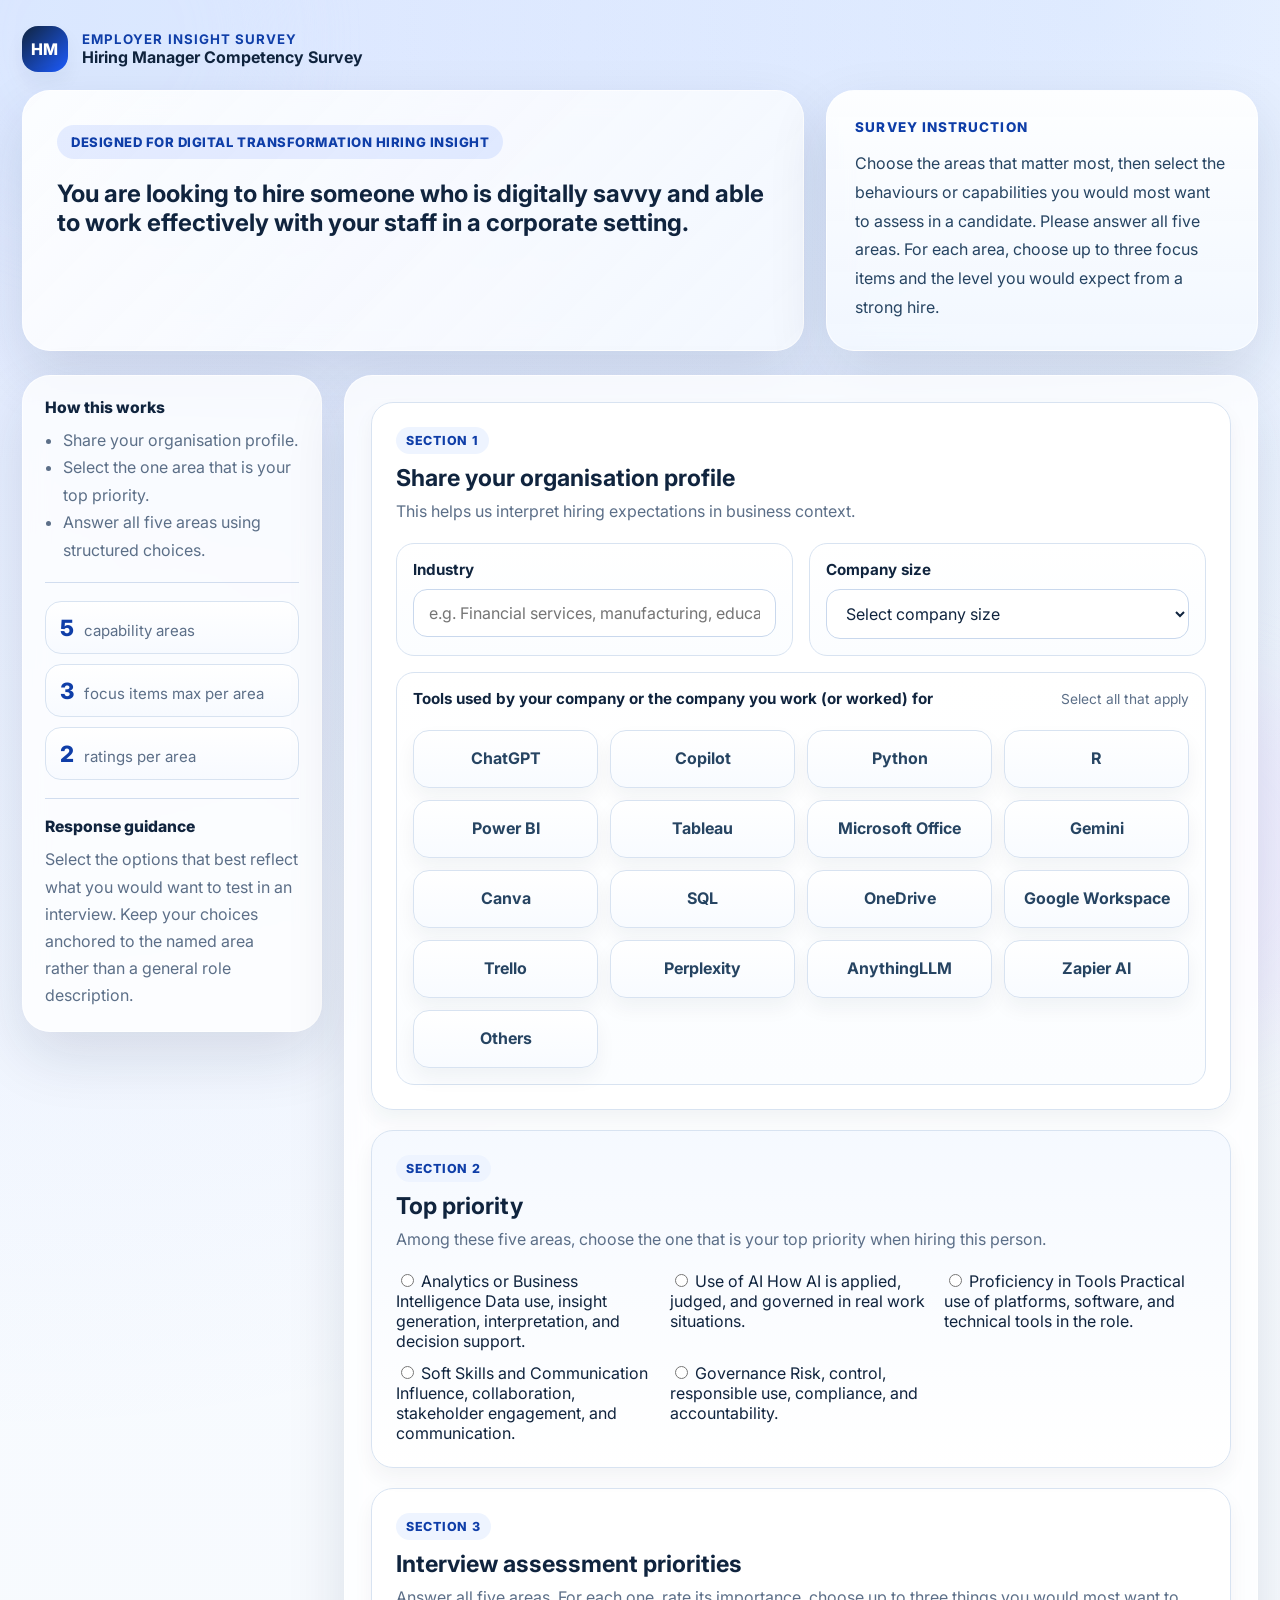
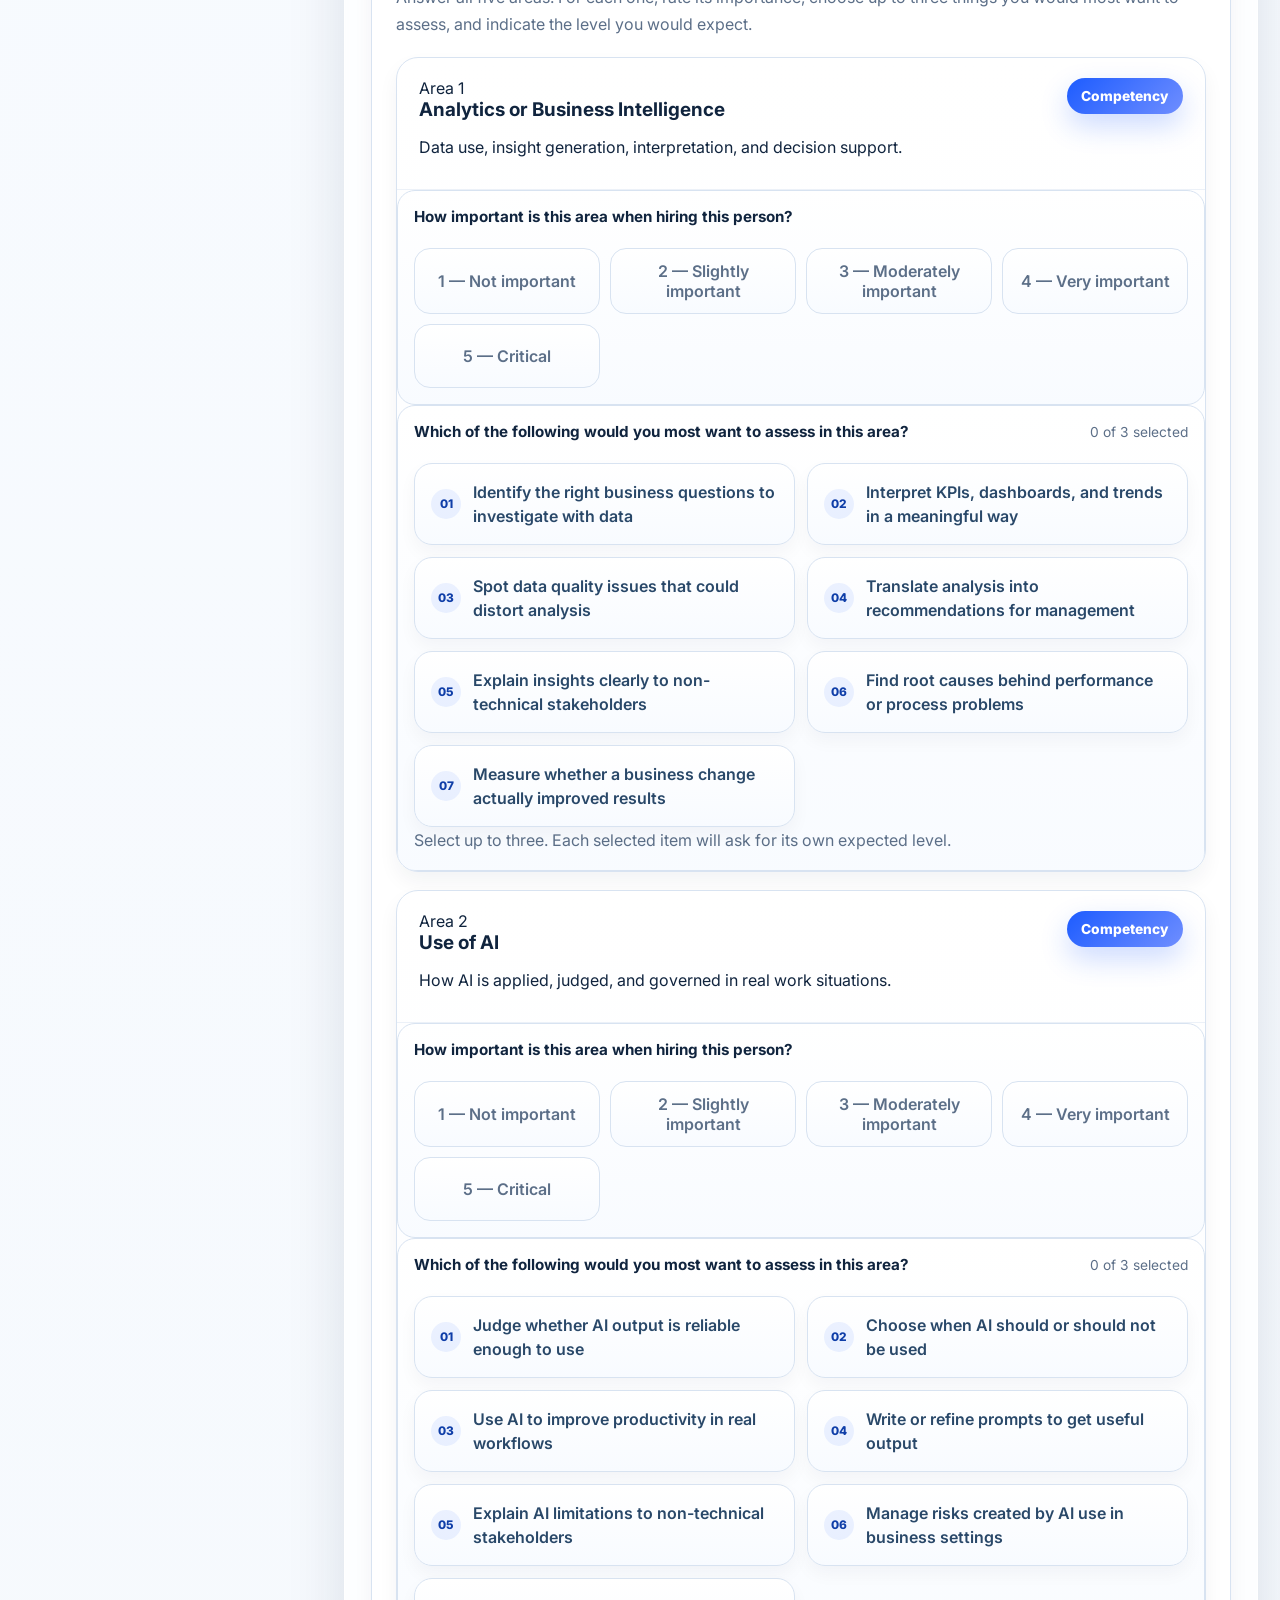
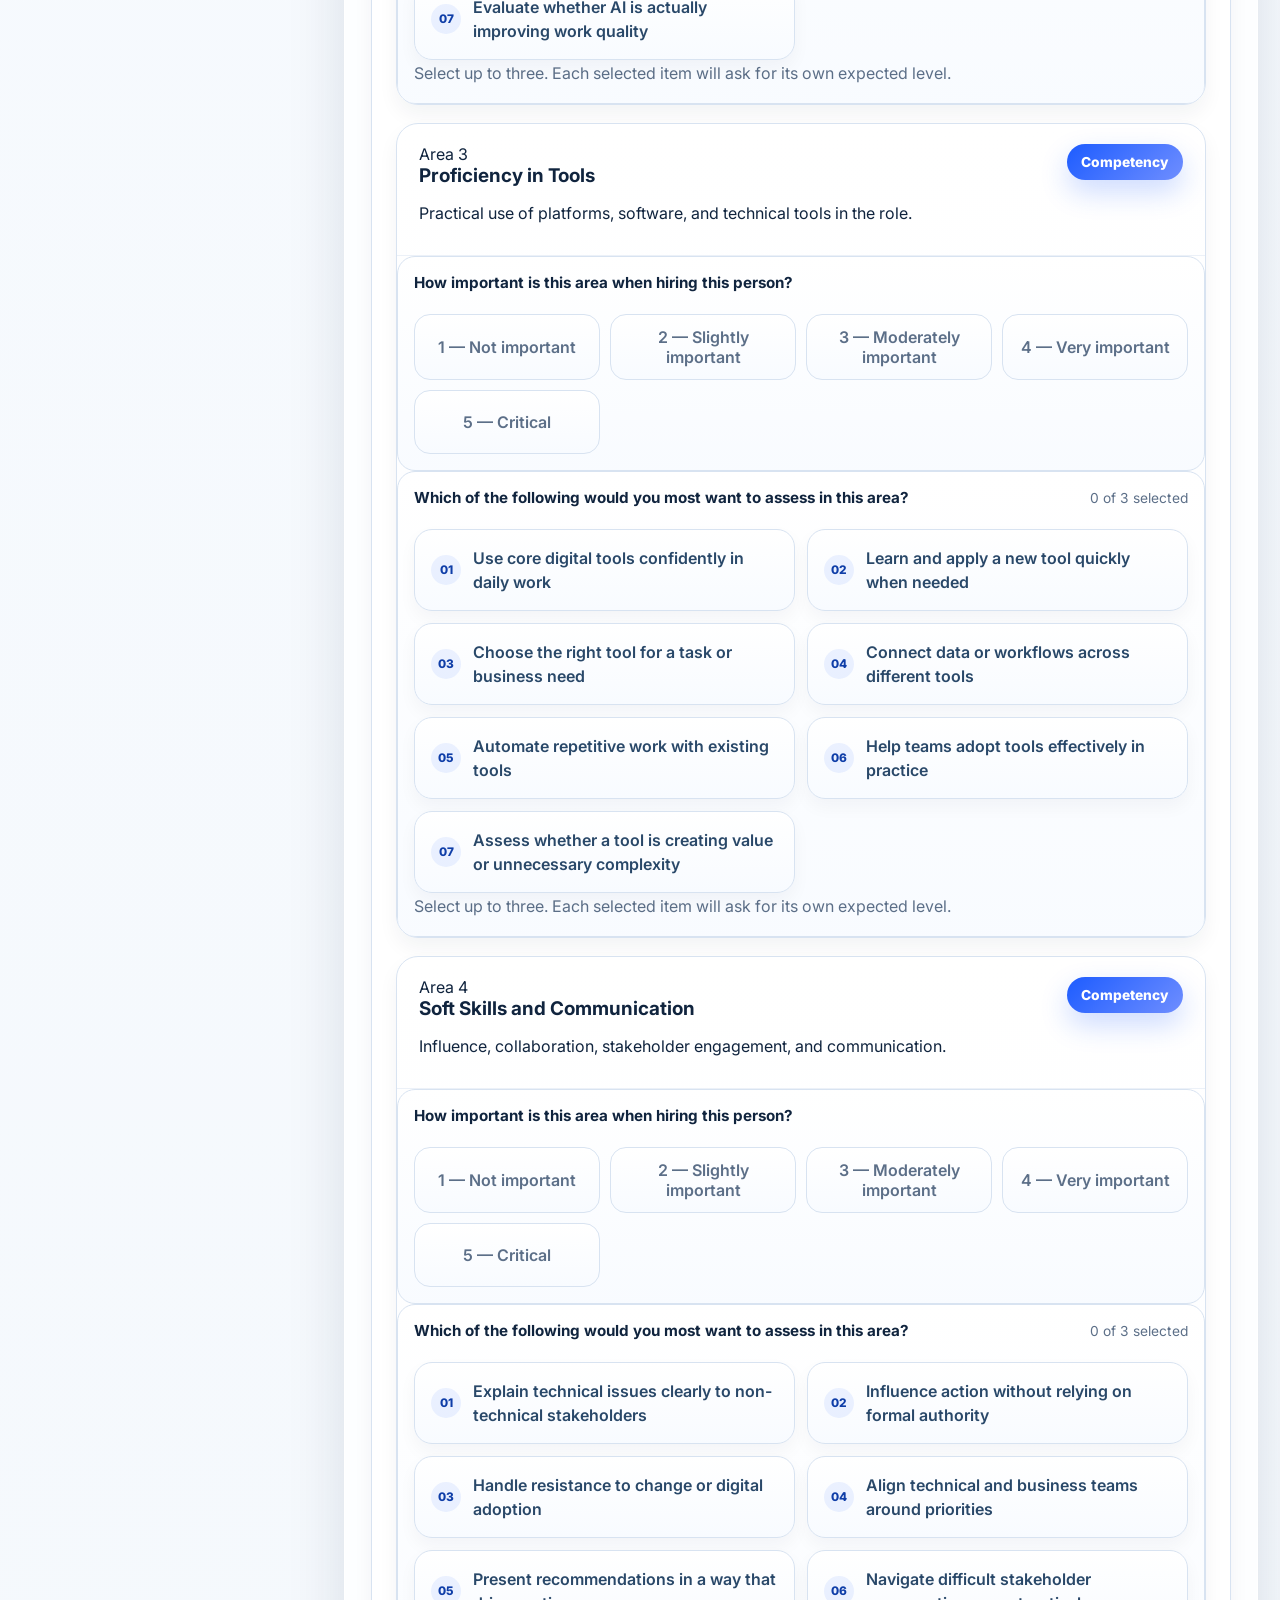
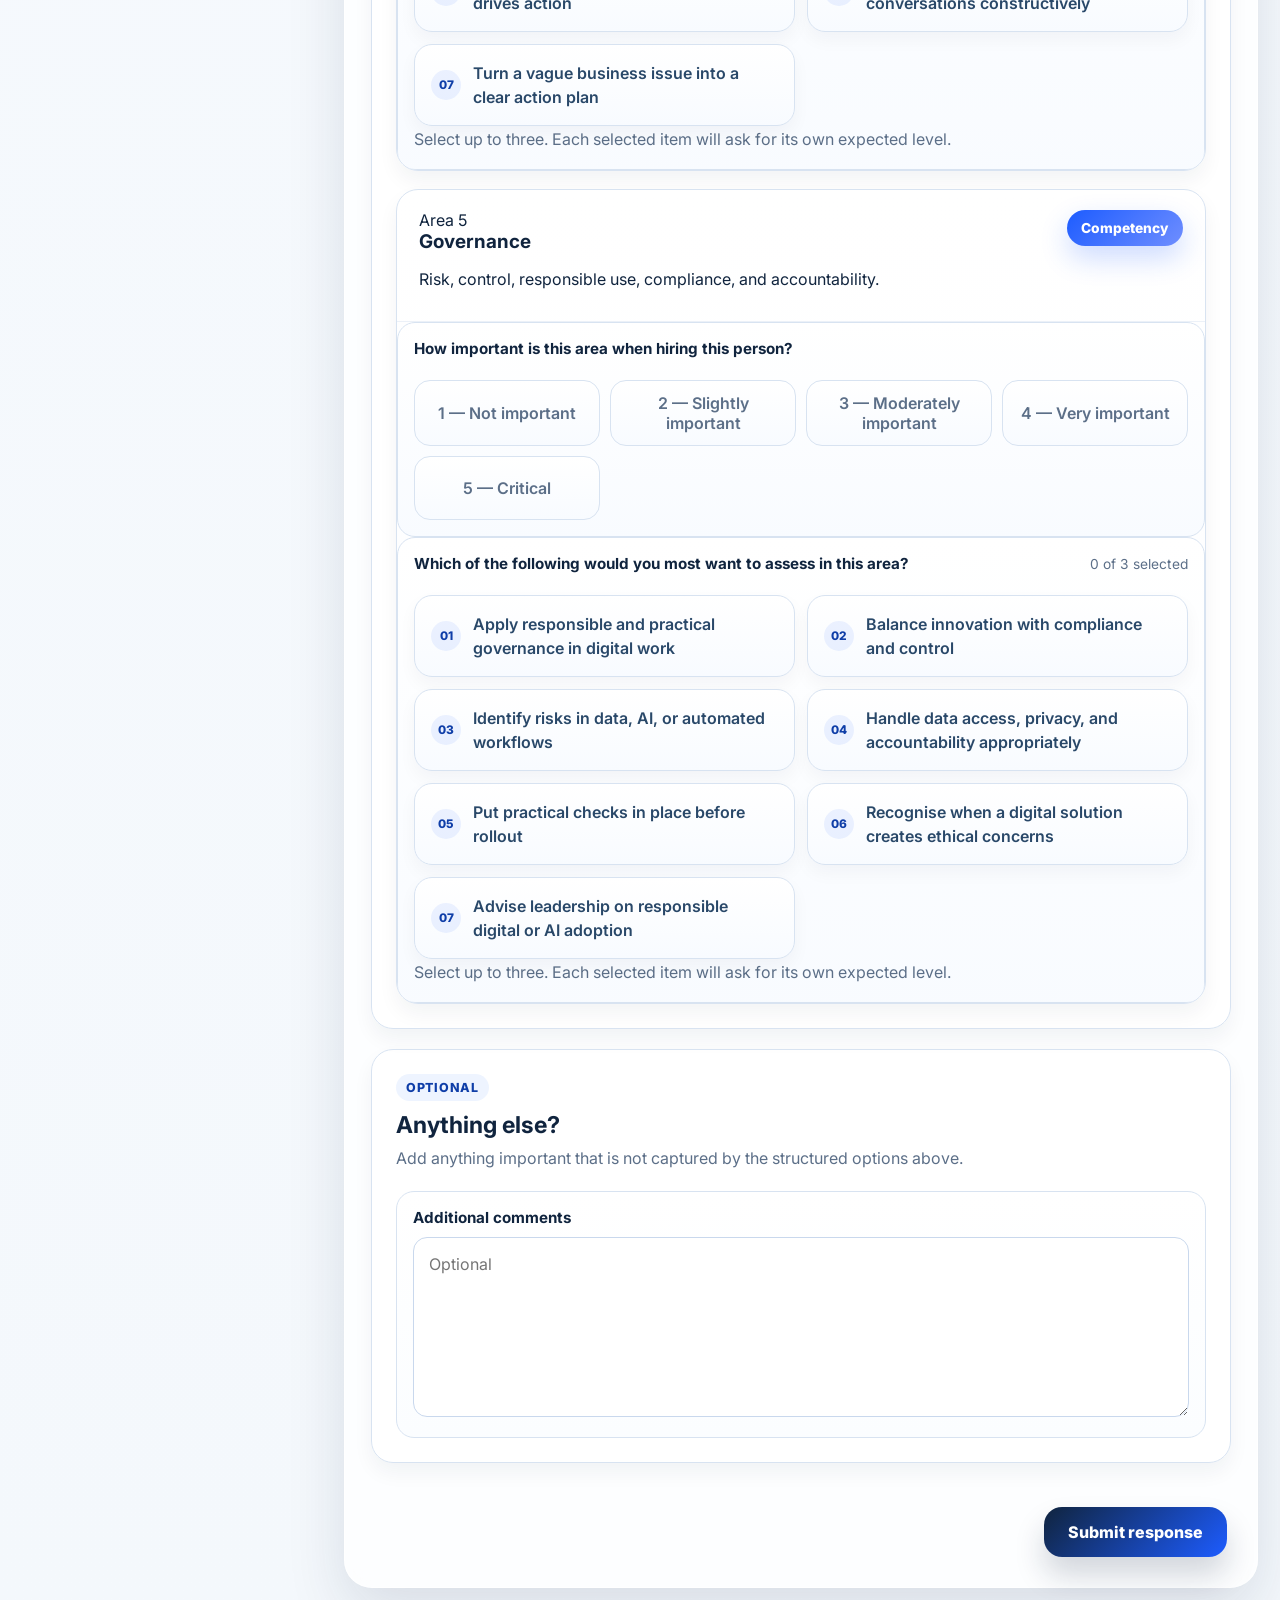
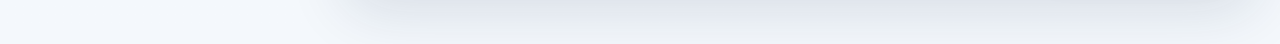
<file: frontend/index.html>
<!DOCTYPE html>
<html lang="en">
<head>
  <meta charset="UTF-8" />
  <meta name="viewport" content="width=device-width, initial-scale=1.0" />
  <title>Hiring Manager Competency Survey</title>
  <link rel="preconnect" href="https://fonts.googleapis.com">
  <link rel="preconnect" href="https://fonts.gstatic.com" crossorigin>
  <link href="https://fonts.googleapis.com/css2?family=Inter:wght@400;500;600;700;800&display=swap" rel="stylesheet">
  <link rel="stylesheet" href="styles.css" />
  <script>
    window.APP_CONFIG = {
      appsScriptUrl: "https://script.google.com/macros/s/AKfycbzC8Zx0nHLVC4ic_VNkm08R8vAJPBj-j_CuwfSOTNCd1UFj17QvNJyOdhg2LXxk3qtH/exec"
    };
  </script>
</head>
<body>
  <div class="ambient ambient--one"></div>
  <div class="ambient ambient--two"></div>

  <div class="page-shell">
    <header class="topbar">
      <div class="brand-mark">HM</div>
      <div>
        <div class="eyebrow">Employer insight survey</div>
        <div class="topbar__title">Hiring Manager Competency Survey</div>
      </div>
    </header>

    <section class="hero-panel">
      <div class="hero-copy">
        <div class="hero-kicker">Designed for digital transformation hiring insight</div>
        <h2>You are looking to hire someone who is digitally savvy and able to work effectively with your staff in a corporate setting.</h2>
      </div>
      <div class="hero-sidecard">
        <div class="sidecard-label">Survey instruction</div>
        <p>Choose the areas that matter most, then select the behaviours or capabilities you would most want to assess in a candidate. Please answer all five areas. For each area, choose up to three focus items and the level you would expect from a strong hire.</p>
      </div>
    </section>

    <main class="survey-layout">
      <aside class="rail-card">
        <div class="rail-card__section">
          <div class="rail-title">How this works</div>
          <ul class="rail-list">
            <li>Share your organisation profile.</li>
            <li>Select the one area that is your top priority.</li>
            <li>Answer all five areas using structured choices.</li>
          </ul>
        </div>
        <div class="rail-card__section metrics-block">
          <div class="metric">
            <span class="metric__value">5</span>
            <span class="metric__label">capability areas</span>
          </div>
          <div class="metric">
            <span class="metric__value">3</span>
            <span class="metric__label">focus items max per area</span>
          </div>
          <div class="metric">
            <span class="metric__value">2</span>
            <span class="metric__label">ratings per area</span>
          </div>
        </div>
        <div class="rail-card__section checklist-block">
          <div class="rail-title">Response guidance</div>
          <div class="micro-note">Select the options that best reflect what you would want to test in an interview. Keep your choices anchored to the named area rather than a general role description.</div>
        </div>
      </aside>

      <section class="form-shell">
        <form id="surveyForm" novalidate>
          <section class="section-card section-card--intro">
            <div class="section-head">
              <div>
                <span class="section-tag">Section 1</span>
                <h2>Share your organisation profile</h2>
                <p>This helps us interpret hiring expectations in business context.</p>
              </div>
            </div>

            <div class="field-grid field-grid--two">
              <label class="field-card">
                <span class="field-label">Industry</span>
                <input type="text" id="industry" name="industry" placeholder="e.g. Financial services, manufacturing, education" required />
              </label>
              <label class="field-card">
                <span class="field-label">Company size</span>
                <select id="companySize" name="companySize" required>
                  <option value="">Select company size</option>
                  <option>1–10 employees</option>
                  <option>11–50 employees</option>
                  <option>51–200 employees</option>
                  <option>201–500 employees</option>
                  <option>501–1,000 employees</option>
                  <option>1,001–5,000 employees</option>
                  <option>More than 5,000 employees</option>
                </select>
              </label>
            </div>

            <div class="field-card field-card--full">
              <div class="field-label-row">
                <span class="field-label">Tools used by your company or the company you work (or worked) for</span>
                <span class="field-helper">Select all that apply</span>
              </div>
              <div class="choice-grid choice-grid--tools" id="toolGrid"></div>
              <div class="nested-input" id="otherToolWrap" hidden>
                <label class="field-card field-card--nested">
                  <span class="field-label">If Others, please specify</span>
                  <input type="text" id="otherTool" name="otherTool" />
                </label>
              </div>
            </div>
          </section>

          <section class="section-card section-card--priority">
            <div class="section-head">
              <div>
                <span class="section-tag">Section 2</span>
                <h2>Top priority</h2>
                <p>Among these five areas, choose the one that is your top priority when hiring this person.</p>
              </div>
            </div>
            <div class="choice-grid choice-grid--priority" id="priorityGrid"></div>
          </section>

          <section class="section-card section-card--responses">
            <div class="section-head">
              <div>
                <span class="section-tag">Section 3</span>
                <h2>Interview assessment priorities</h2>
                <p>Answer all five areas. For each one, rate its importance, choose up to three things you would most want to assess, and indicate the level you would expect.</p>
              </div>
            </div>
            <div id="competencySections" class="competency-stack"></div>
          </section>

          <section class="section-card section-card--final">
            <div class="section-head">
              <div>
                <span class="section-tag">Optional</span>
                <h2>Anything else?</h2>
                <p>Add anything important that is not captured by the structured options above.</p>
              </div>
            </div>
            <label class="field-card field-card--full">
              <span class="field-label">Additional comments</span>
              <textarea id="additionalComments" rows="5" placeholder="Optional"></textarea>
            </label>
          </section>

          <div class="submit-strip">
            <div id="status" class="status" aria-live="polite"></div>
            <button type="submit" id="submitBtn" class="primary-btn">
              <span>Submit response</span>
            </button>
          </div>
        </form>
      </section>
    </main>
  </div>

  <div id="submissionOverlay" class="submission-overlay" hidden aria-live="polite" aria-busy="true">
    <div class="submission-overlay__backdrop"></div>
    <div class="submission-overlay__content">
      <div class="scene3d" aria-hidden="true">
        <div class="scene3d__halo"></div>
        <div class="scene3d__ring scene3d__ring--one"></div>
        <div class="scene3d__ring scene3d__ring--two"></div>
        <div class="scene3d__ring scene3d__ring--three"></div>
        <div class="scene3d__core"></div>
        <div class="scene3d__particles"><span></span><span></span><span></span><span></span><span></span><span></span></div>
        <div class="scene3d__grid"></div>
      </div>
      <div class="submission-overlay__text">
        <div id="submissionTitle" class="submission-overlay__title">Submitting your response</div>
        <div id="submissionMessage" class="submission-overlay__message">Please wait while we save your response securely.</div>
      </div>
    </div>
  </div>

  <script src="app.js"></script>
</body>
</html>
</file>
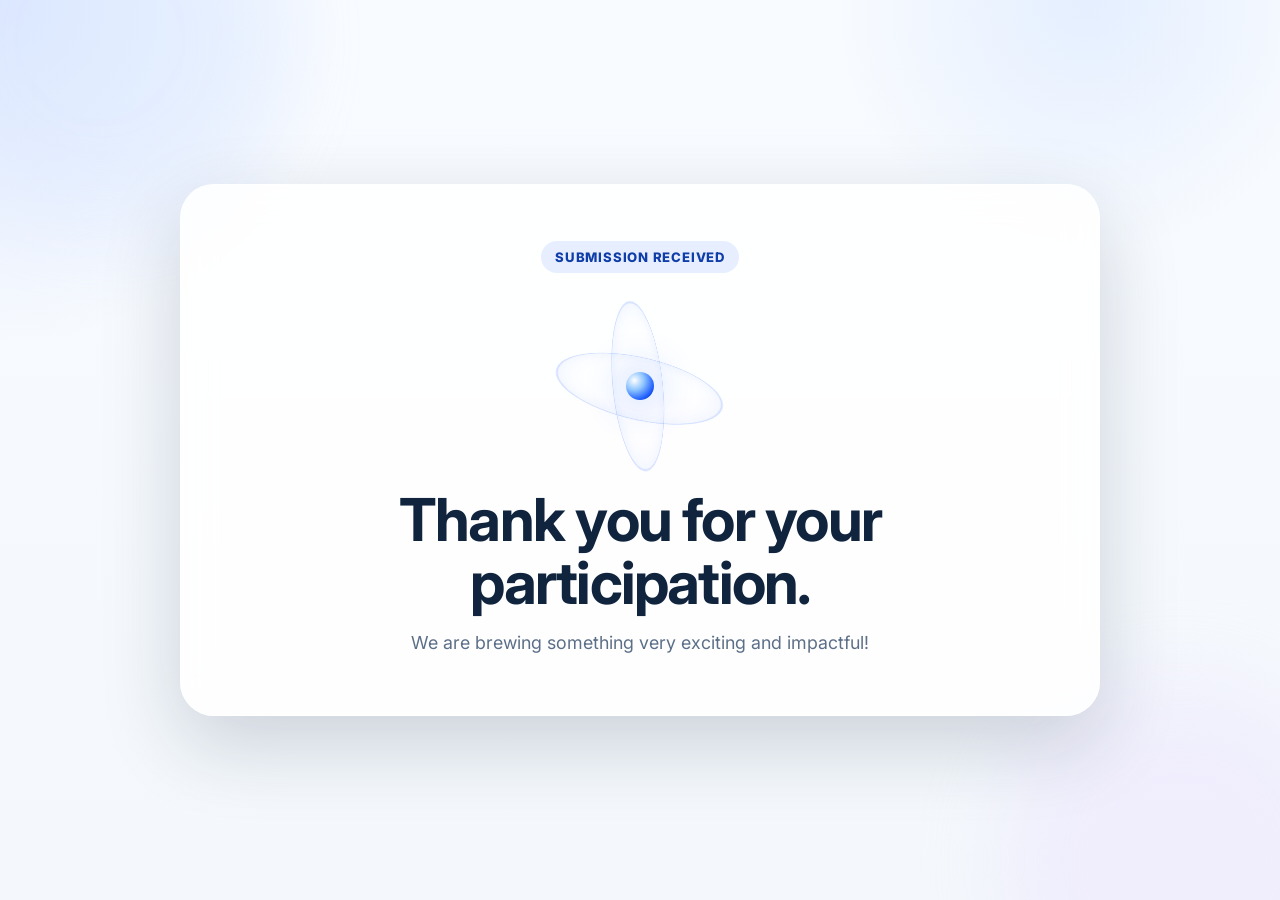
<file: frontend/thankyou.html>
<!DOCTYPE html>
<html lang="en">
<head>
  <meta charset="UTF-8" />
  <meta name="viewport" content="width=device-width, initial-scale=1.0" />
  <title>Thank You</title>
  <link rel="preconnect" href="https://fonts.googleapis.com">
  <link rel="preconnect" href="https://fonts.gstatic.com" crossorigin>
  <link href="https://fonts.googleapis.com/css2?family=Inter:wght@400;500;600;700;800&display=swap" rel="stylesheet">
  <link rel="stylesheet" href="styles.css" />
</head>
<body class="thankyou-body">
  <div class="ambient ambient--one"></div>
  <div class="ambient ambient--two"></div>
  <main class="thankyou-shell">
    <section class="thankyou-card">
      <div class="thankyou-badge">Submission received</div>
      <div class="thankyou-orbit" aria-hidden="true">
        <div class="thankyou-orbit__ring thankyou-orbit__ring--one"></div>
        <div class="thankyou-orbit__ring thankyou-orbit__ring--two"></div>
        <div class="thankyou-orbit__core"></div>
      </div>
      <h1>Thank you for your participation.</h1>
      <p>We are brewing something very exciting and impactful!</p>
    </section>
  </main>
</body>
</html>
</file>
<file: frontend/styles.css>
:root {
  --bg: #f4f8fc;
  --bg-deep: #eef3fb;
  --surface: rgba(255, 255, 255, 0.78);
  --surface-strong: #ffffff;
  --text: #10243e;
  --muted: #5c6f88;
  --line: #d8e3f1;
  --line-strong: #c9d8ed;
  --primary: #1d5cff;
  --primary-strong: #0f3ea8;
  --primary-soft: #eef4ff;
  --priority-bg: linear-gradient(135deg, #1d5cff 0%, #6f8eff 100%);
  --success: #0b8d52;
  --error: #c62828;
  --shadow-lg: 0 24px 60px rgba(16, 36, 62, 0.12);
  --shadow-md: 0 16px 34px rgba(16, 36, 62, 0.08);
  --shadow-sm: 0 10px 20px rgba(16, 36, 62, 0.05);
  --radius-2xl: 28px;
  --radius-xl: 22px;
  --radius-lg: 18px;
  --radius-md: 14px;
}

* { box-sizing: border-box; }
html, body { margin: 0; padding: 0; }
body {
  font-family: 'Inter', Arial, sans-serif;
  color: var(--text);
  background:
    radial-gradient(circle at top left, rgba(29, 92, 255, 0.12), transparent 22%),
    radial-gradient(circle at 85% 0%, rgba(57, 131, 255, 0.10), transparent 18%),
    linear-gradient(180deg, #f8fbff 0%, var(--bg) 100%);
}

.ambient {
  position: fixed;
  width: 360px;
  height: 360px;
  border-radius: 999px;
  filter: blur(40px);
  pointer-events: none;
  opacity: 0.35;
  z-index: 0;
}
.ambient--one {
  background: #d8e7ff;
  top: -140px;
  left: -80px;
}
.ambient--two {
  background: #e8dcff;
  bottom: -140px;
  right: -80px;
}

.page-shell {
  position: relative;
  z-index: 1;
  max-width: 1380px;
  margin: 0 auto;
  padding: 26px 22px 56px;
}

.topbar {
  display: flex;
  align-items: center;
  gap: 14px;
  margin-bottom: 18px;
}
.brand-mark {
  width: 46px;
  height: 46px;
  display: grid;
  place-items: center;
  border-radius: 16px;
  color: #fff;
  font-weight: 800;
  letter-spacing: 0.04em;
  background: linear-gradient(135deg, #10243e 0%, #1d5cff 100%);
  box-shadow: var(--shadow-sm);
}
.eyebrow {
  color: var(--primary-strong);
  font-weight: 700;
  font-size: 0.83rem;
  text-transform: uppercase;
  letter-spacing: 0.08em;
}
.topbar__title {
  font-size: 1rem;
  font-weight: 700;
}

.hero-panel {
  display: grid;
  grid-template-columns: minmax(0, 1.45fr) minmax(320px, 0.8fr);
  gap: 22px;
  margin-bottom: 24px;
}
.hero-copy,
.hero-sidecard,
.rail-card,
.form-shell {
  background: var(--surface);
  backdrop-filter: blur(12px);
  border: 1px solid rgba(255,255,255,0.72);
  box-shadow: var(--shadow-lg);
  border-radius: var(--radius-2xl);
}
.hero-copy {
  padding: 34px 34px 30px;
  background:
    linear-gradient(135deg, rgba(255,255,255,0.90) 0%, rgba(247,250,255,0.82) 100%),
    linear-gradient(135deg, rgba(29,92,255,0.06) 0%, transparent 70%);
}
.hero-kicker {
  display: inline-flex;
  padding: 9px 14px;
  border-radius: 999px;
  background: rgba(29, 92, 255, 0.10);
  color: var(--primary-strong);
  font-size: 0.82rem;
  font-weight: 800;
  letter-spacing: 0.04em;
  text-transform: uppercase;
}
.hero-copy h1 {
  margin: 18px 0 12px;
  max-width: 820px;
  font-size: clamp(2.2rem, 5vw, 4rem);
  line-height: 1.02;
  letter-spacing: -0.03em;
}
.hero-lead {
  margin: 0;
  max-width: 760px;
  color: var(--muted);
  font-size: 1.08rem;
  line-height: 1.75;
}
.hero-sidecard {
  padding: 28px;
  background: linear-gradient(180deg, rgba(255,255,255,0.92) 0%, rgba(243,248,255,0.90) 100%);
}
.sidecard-label {
  font-size: 0.84rem;
  font-weight: 800;
  letter-spacing: 0.08em;
  text-transform: uppercase;
  color: var(--primary-strong);
  margin-bottom: 14px;
}
.hero-sidecard p {
  margin: 0;
  line-height: 1.8;
  color: #264462;
}

.survey-layout {
  display: grid;
  grid-template-columns: 300px minmax(0, 1fr);
  gap: 22px;
  align-items: start;
}
.rail-card {
  position: sticky;
  top: 20px;
  padding: 22px;
}
.rail-card__section + .rail-card__section {
  margin-top: 18px;
  padding-top: 18px;
  border-top: 1px solid rgba(201, 216, 237, 0.85);
}
.rail-title {
  font-size: 0.98rem;
  font-weight: 800;
  margin-bottom: 10px;
}
.rail-list {
  margin: 0;
  padding-left: 18px;
  color: var(--muted);
  line-height: 1.72;
}
.metrics-block {
  display: grid;
  grid-template-columns: 1fr;
  gap: 10px;
}
.metric {
  display: flex;
  align-items: baseline;
  gap: 10px;
  padding: 12px 14px;
  border-radius: 16px;
  background: linear-gradient(180deg, #ffffff 0%, #f7faff 100%);
  border: 1px solid var(--line);
}
.metric__value {
  font-size: 1.4rem;
  font-weight: 800;
  color: var(--primary-strong);
}
.metric__label {
  color: var(--muted);
  font-size: 0.94rem;
}
.micro-note {
  color: var(--muted);
  line-height: 1.7;
}

.form-shell {
  padding: 26px;
}
.section-card {
  background: rgba(255,255,255,0.92);
  border: 1px solid var(--line);
  border-radius: var(--radius-xl);
  padding: 24px;
  box-shadow: var(--shadow-sm);
}
.section-card + .section-card {
  margin-top: 20px;
}
.section-card--priority {
  background: linear-gradient(180deg, rgba(245,249,255,0.96) 0%, rgba(255,255,255,0.96) 100%);
}
.section-head {
  display: flex;
  align-items: flex-start;
  justify-content: space-between;
  gap: 16px;
  margin-bottom: 18px;
}
.section-tag {
  display: inline-flex;
  padding: 6px 10px;
  border-radius: 999px;
  background: var(--primary-soft);
  color: var(--primary-strong);
  font-size: 0.78rem;
  font-weight: 800;
  letter-spacing: 0.06em;
  text-transform: uppercase;
}
.section-head h2 {
  margin: 10px 0 6px;
  font-size: 1.45rem;
}
.section-head p {
  margin: 0;
  color: var(--muted);
  line-height: 1.7;
}

.field-grid {
  display: grid;
  gap: 16px;
}
.field-grid--two {
  grid-template-columns: repeat(2, minmax(0, 1fr));
}
.field-card {
  display: block;
  padding: 16px;
  border-radius: 18px;
  border: 1px solid var(--line);
  background: linear-gradient(180deg, #ffffff 0%, #fbfdff 100%);
}
.field-card--full { margin-top: 16px; }
.field-card--nested {
  padding: 0;
  border: none;
  background: transparent;
}
.field-label-row {
  display: flex;
  align-items: baseline;
  justify-content: space-between;
  gap: 10px;
  margin-bottom: 12px;
}
.field-label,
.choice-title {
  display: block;
  font-size: 0.95rem;
  font-weight: 700;
  margin-bottom: 10px;
}
.field-helper {
  color: var(--muted);
  font-size: 0.86rem;
}
input[type="text"],
select,
textarea {
  width: 100%;
  border: 1px solid var(--line-strong);
  background: #fff;
  border-radius: 14px;
  padding: 13px 15px;
  font: inherit;
  color: var(--text);
  transition: border-color .2s ease, box-shadow .2s ease, transform .2s ease;
}
input[type="text"]:focus,
select:focus,
textarea:focus {
  outline: none;
  border-color: rgba(29, 92, 255, 0.55);
  box-shadow: 0 0 0 4px rgba(29, 92, 255, 0.11);
}
textarea {
  min-height: 180px;
  resize: vertical;
  line-height: 1.72;
}
.nested-input {
  margin-top: 14px;
}

.choice-grid {
  display: grid;
  gap: 12px;
}
.choice-grid--tools {
  grid-template-columns: repeat(auto-fit, minmax(150px, 1fr));
}
.choice-grid--priority {
  grid-template-columns: repeat(auto-fit, minmax(220px, 1fr));
}


.tool-button {
  position: relative;
  display: flex;
}
.tool-button input {
  position: absolute;
  inset: 0;
  opacity: 0;
  cursor: pointer;
}
.tool-button span {
  display: flex;
  width: 100%;
  min-height: 58px;
  align-items: center;
  justify-content: center;
  text-align: center;
  padding: 12px 14px;
  border-radius: 16px;
  border: 1px solid var(--line);
  background: linear-gradient(180deg, #ffffff 0%, #f8fbff 100%);
  color: #264462;
  font-weight: 700;
  line-height: 1.35;
  transition: transform .18s ease, box-shadow .18s ease, border-color .18s ease, background .18s ease, color .18s ease;
  box-shadow: 0 10px 20px rgba(16, 36, 62, 0.05);
}
.tool-button:hover span {
  transform: translateY(-1px);
  box-shadow: 0 14px 26px rgba(16, 36, 62, 0.10);
}
.tool-button input:checked + span {
  background: var(--priority-bg);
  color: #fff;
  border-color: transparent;
  box-shadow: 0 18px 30px rgba(29, 92, 255, 0.24);
}
.tool-button input:focus + span {
  box-shadow: 0 0 0 4px rgba(29, 92, 255, 0.12);
}
.choice-card {
  position: relative;
}
.choice-card input {
  position: absolute;
  inset: 0;
  opacity: 0;
  cursor: pointer;
}
.choice-card label {
  display: flex;
  align-items: center;
  justify-content: center;
  min-height: 58px;
  text-align: center;
  padding: 12px 14px;
  border-radius: 18px;
  border: 1px solid var(--line);
  background: linear-gradient(180deg, #ffffff 0%, #fbfdff 100%);
  color: #264462;
  font-weight: 600;
  line-height: 1.35;
  transition: transform .2s ease, box-shadow .2s ease, border-color .2s ease, background .2s ease, color .2s ease;
  box-shadow: 0 8px 18px rgba(16, 36, 62, 0.05);
}
.choice-card label:hover {
  transform: translateY(-1px);
  box-shadow: 0 14px 26px rgba(16, 36, 62, 0.09);
}
.choice-card input:checked + label {
  background: var(--priority-bg);
  color: #fff;
  border-color: transparent;
  box-shadow: 0 18px 30px rgba(29, 92, 255, 0.24);
}
.choice-card input:focus + label {
  box-shadow: 0 0 0 4px rgba(29, 92, 255, 0.12);
}

.competency-stack {
  display: grid;
  gap: 18px;
}
.competency-card {
  border-radius: 22px;
  border: 1px solid var(--line);
  overflow: hidden;
  background: linear-gradient(180deg, #ffffff 0%, #fcfdff 100%);
  box-shadow: var(--shadow-sm);
}
.competency-card__head {
  display: flex;
  align-items: flex-start;
  justify-content: space-between;
  gap: 16px;
  padding: 20px 22px 16px;
  border-bottom: 1px solid #ecf1f8;
}
.competency-card__head h3 {
  margin: 0 0 6px;
  font-size: 1.18rem;
}
.competency-card__desc {
  margin: 0;
  color: var(--muted);
  line-height: 1.65;
}
.competency-chip {
  display: inline-flex;
  align-items: center;
  padding: 8px 12px;
  border-radius: 999px;
  background: var(--primary-soft);
  color: var(--primary-strong);
  font-size: 0.76rem;
  font-weight: 800;
  letter-spacing: 0.05em;
  text-transform: uppercase;
  white-space: nowrap;
}
.competency-card.is-priority {
  border-color: rgba(29, 92, 255, 0.30);
  box-shadow: 0 18px 34px rgba(29, 92, 255, 0.12);
}
.competency-card.is-priority .competency-chip {
  background: var(--priority-bg);
  color: #fff;
}
.competency-card__body {
  padding: 18px 22px 22px;
}
.prompt-panel {
  background: linear-gradient(180deg, #f8fbff 0%, #f4f8ff 100%);
  border: 1px solid #dde8f8;
  border-radius: 16px;
  padding: 15px 16px;
  color: #274564;
  line-height: 1.72;
  margin-bottom: 14px;
}
.prompt-note {
  margin-top: 10px;
  color: var(--muted);
  font-size: 0.9rem;
}

.submit-strip {
  display: flex;
  align-items: center;
  justify-content: space-between;
  gap: 18px;
  margin-top: 24px;
  padding: 20px 4px 4px;
  flex-wrap: wrap;
}
.primary-btn {
  appearance: none;
  border: none;
  border-radius: 18px;
  background: linear-gradient(135deg, #10243e 0%, #1d5cff 100%);
  color: #fff;
  font: inherit;
  font-weight: 800;
  padding: 15px 24px;
  cursor: pointer;
  box-shadow: 0 18px 30px rgba(16, 36, 62, 0.18);
  transition: transform .2s ease, box-shadow .2s ease, opacity .2s ease;
}
.primary-btn:hover { transform: translateY(-1px); }
.primary-btn:disabled {
  opacity: 0.6;
  cursor: not-allowed;
}
.status {
  min-height: 24px;
  font-weight: 700;
}
.status.success { color: var(--success); }
.status.error { color: var(--error); }

@media (max-width: 1180px) {
  .hero-panel,
  .survey-layout { grid-template-columns: 1fr; }
  .rail-card { position: static; }
}

@media (max-width: 760px) {
  .page-shell { padding: 16px 12px 36px; }
  .hero-copy, .hero-sidecard, .rail-card, .form-shell { border-radius: 22px; }
  .hero-copy, .hero-sidecard, .rail-card, .form-shell, .section-card { padding-left: 18px; padding-right: 18px; }
  .field-grid--two { grid-template-columns: 1fr; }
  .choice-grid--tools, .choice-grid--priority { grid-template-columns: 1fr; }
  .competency-card__head { flex-direction: column; }
  .submit-strip { align-items: stretch; }
  .primary-btn { width: 100%; }
}


.submission-overlay {
  position: fixed;
  inset: 0;
  z-index: 1000;
  display: grid;
  place-items: center;
}
.submission-overlay[hidden] {
  display: none;
}
.submission-overlay__backdrop {
  position: absolute;
  inset: 0;
  background:
    radial-gradient(circle at 50% 35%, rgba(69, 112, 255, 0.18), transparent 16%),
    radial-gradient(circle at 50% 50%, rgba(21, 35, 77, 0.86), rgba(4, 7, 18, 0.96) 72%);
  backdrop-filter: blur(10px) saturate(120%);
}
.submission-overlay__content {
  position: relative;
  z-index: 1;
  width: min(92vw, 760px);
  min-height: 520px;
  padding: 40px 28px;
  display: grid;
  align-items: center;
  justify-items: center;
}
.scene3d {
  position: relative;
  width: min(68vw, 480px);
  aspect-ratio: 1 / 1;
  display: grid;
  place-items: center;
  perspective: 1200px;
  transform-style: preserve-3d;
}
.scene3d__halo,
.scene3d__ring,
.scene3d__core,
.scene3d__grid,
.scene3d__particles {
  position: absolute;
}
.scene3d__halo {
  width: 82%;
  height: 82%;
  border-radius: 50%;
  background: radial-gradient(circle, rgba(70, 122, 255, 0.30) 0%, rgba(70, 122, 255, 0.06) 48%, transparent 68%);
  filter: blur(8px);
  animation: pulseHalo 2.8s ease-in-out infinite;
}
.scene3d__ring {
  border-radius: 50%;
  border: 1px solid rgba(163, 191, 255, 0.46);
  box-shadow: 0 0 32px rgba(74, 118, 255, 0.20), inset 0 0 22px rgba(161, 187, 255, 0.12);
}
.scene3d__ring--one {
  width: 68%;
  height: 68%;
  transform: rotateX(68deg) rotateY(14deg);
  animation: ringOrbitA 4.6s linear infinite;
}
.scene3d__ring--two {
  width: 56%;
  height: 56%;
  transform: rotateX(70deg) rotateZ(70deg);
  animation: ringOrbitB 3.8s linear infinite reverse;
}
.scene3d__ring--three {
  width: 42%;
  height: 42%;
  transform: rotateX(74deg) rotateY(-32deg);
  animation: ringOrbitC 2.9s linear infinite;
}
.scene3d__core {
  width: 20%;
  height: 20%;
  border-radius: 50%;
  background: radial-gradient(circle at 35% 30%, #ffffff 0%, #79a3ff 26%, #275bff 62%, rgba(24, 52, 139, 0.88) 100%);
  box-shadow: 0 0 50px rgba(78, 128, 255, 0.55), 0 0 120px rgba(78, 128, 255, 0.18);
  transform: translateZ(30px);
  animation: coreFloat 2.4s ease-in-out infinite;
}
.scene3d__grid {
  width: 95%;
  height: 95%;
  border-radius: 28px;
  background-image:
    linear-gradient(rgba(112, 143, 255, 0.10) 1px, transparent 1px),
    linear-gradient(90deg, rgba(112, 143, 255, 0.10) 1px, transparent 1px);
  background-size: 26px 26px;
  mask-image: radial-gradient(circle at 50% 55%, rgba(0,0,0,0.82), transparent 76%);
  transform: rotateX(76deg) translateY(34%) translateZ(-130px);
  opacity: 0.75;
}
.scene3d__particles {
  width: 100%;
  height: 100%;
}
.scene3d__particles span {
  position: absolute;
  width: 8px;
  height: 8px;
  border-radius: 50%;
  background: radial-gradient(circle, rgba(255,255,255,0.95) 0%, rgba(92, 141, 255, 0.82) 40%, rgba(92, 141, 255, 0) 100%);
  box-shadow: 0 0 18px rgba(104, 149, 255, 0.35);
  animation: particleOrbit 3.8s linear infinite;
}
.scene3d__particles span:nth-child(1) { top: 18%; left: 52%; animation-delay: -0.3s; }
.scene3d__particles span:nth-child(2) { top: 30%; left: 20%; animation-delay: -1.1s; }
.scene3d__particles span:nth-child(3) { top: 66%; left: 24%; animation-delay: -2.2s; }
.scene3d__particles span:nth-child(4) { top: 72%; left: 68%; animation-delay: -3s; }
.scene3d__particles span:nth-child(5) { top: 25%; left: 74%; animation-delay: -1.8s; }
.scene3d__particles span:nth-child(6) { top: 52%; left: 82%; animation-delay: -2.7s; }

.submission-overlay__text {
  margin-top: 28px;
  text-align: center;
  color: #f6f8ff;
}
.submission-overlay__title {
  font-size: clamp(1.6rem, 3.8vw, 2.5rem);
  font-weight: 800;
  letter-spacing: -0.03em;
  margin-bottom: 12px;
}
.submission-overlay__message {
  max-width: 620px;
  margin: 0 auto;
  color: rgba(235, 241, 255, 0.82);
  font-size: 1.02rem;
  line-height: 1.75;
}
.submission-overlay.is-success .scene3d__core {
  background: radial-gradient(circle at 35% 30%, #ffffff 0%, #9cf4cf 22%, #2ad38a 58%, rgba(9, 99, 61, 0.88) 100%);
  box-shadow: 0 0 56px rgba(42, 211, 138, 0.48), 0 0 120px rgba(42, 211, 138, 0.18);
}
.submission-overlay.is-success .scene3d__ring {
  border-color: rgba(136, 255, 207, 0.55);
  box-shadow: 0 0 32px rgba(61, 215, 146, 0.22), inset 0 0 22px rgba(136, 255, 207, 0.12);
}
.submission-overlay.is-success .scene3d__halo {
  background: radial-gradient(circle, rgba(42, 211, 138, 0.28) 0%, rgba(42, 211, 138, 0.05) 48%, transparent 68%);
}

@keyframes pulseHalo {
  0%, 100% { transform: scale(0.96); opacity: 0.6; }
  50% { transform: scale(1.06); opacity: 0.95; }
}
@keyframes ringOrbitA {
  from { transform: rotateX(68deg) rotateY(14deg) rotateZ(0deg); }
  to { transform: rotateX(68deg) rotateY(14deg) rotateZ(360deg); }
}
@keyframes ringOrbitB {
  from { transform: rotateX(70deg) rotateZ(70deg) rotateY(0deg); }
  to { transform: rotateX(70deg) rotateZ(70deg) rotateY(360deg); }
}
@keyframes ringOrbitC {
  from { transform: rotateX(74deg) rotateY(-32deg) rotateZ(0deg); }
  to { transform: rotateX(74deg) rotateY(-32deg) rotateZ(360deg); }
}
@keyframes coreFloat {
  0%, 100% { transform: translateZ(22px) translateY(0); }
  50% { transform: translateZ(44px) translateY(-8px); }
}
@keyframes particleOrbit {
  0% { transform: translate3d(0, 0, 0) scale(0.6); opacity: 0.4; }
  25% { transform: translate3d(14px, -20px, 30px) scale(1); opacity: 1; }
  50% { transform: translate3d(-10px, 18px, 12px) scale(0.8); opacity: 0.85; }
  75% { transform: translate3d(20px, 10px, 34px) scale(1.06); opacity: 1; }
  100% { transform: translate3d(0, 0, 0) scale(0.6); opacity: 0.45; }
}

@media (max-width: 640px) {
  .submission-overlay__content {
    min-height: 440px;
    padding: 28px 20px;
  }
  .scene3d {
    width: min(82vw, 380px);
  }
  .submission-overlay__message {
    font-size: 0.96rem;
  }
}


.scale-grid {
  display: grid;
  grid-template-columns: repeat(auto-fit, minmax(160px, 1fr));
  gap: 10px;
}
.scale-pill {
  position: relative;
  display: flex;
}
.scale-pill input {
  position: absolute;
  opacity: 0;
  inset: 0;
}
.scale-pill span {
  display: flex;
  width: 100%;
  min-height: 64px;
  align-items: center;
  justify-content: center;
  text-align: center;
  padding: 12px 14px;
  border-radius: 16px;
  border: 1px solid var(--line);
  background: linear-gradient(180deg, #ffffff 0%, #f8fbff 100%);
  color: var(--muted);
  font-weight: 600;
  transition: all 0.18s ease;
}
.scale-pill input:checked + span {
  border-color: rgba(29,92,255,0.44);
  background: rgba(29,92,255,0.10);
  color: var(--primary-strong);
  box-shadow: 0 10px 22px rgba(29,92,255,0.14);
}
.focus-grid {
  display: grid;
  grid-template-columns: repeat(auto-fit, minmax(280px, 1fr));
  gap: 12px;
}
.focus-button {
  position: relative;
  display: grid;
  grid-template-columns: auto 1fr;
  gap: 12px;
  align-items: center;
  padding: 16px;
  border-radius: 18px;
  border: 1px solid var(--line);
  background: linear-gradient(180deg, #ffffff 0%, #f8fbff 100%);
  box-shadow: 0 8px 18px rgba(16, 36, 62, 0.04);
  transition: transform 0.16s ease, box-shadow 0.16s ease, border-color 0.16s ease, background 0.16s ease;
}
.focus-button input {
  position: absolute;
  inset: 0;
  opacity: 0;
  cursor: pointer;
}
.focus-button__index {
  display: inline-flex;
  min-width: 30px;
  height: 30px;
  align-items: center;
  justify-content: center;
  border-radius: 999px;
  background: rgba(29,92,255,0.08);
  color: var(--primary-strong);
  font-size: 0.74rem;
  font-weight: 800;
}
.focus-button__text {
  font-weight: 600;
  color: #294869;
  line-height: 1.5;
}
.focus-button:hover {
  transform: translateY(-1px);
  box-shadow: 0 12px 22px rgba(16, 36, 62, 0.08);
}
.focus-button:has(input:checked) {
  border-color: rgba(29,92,255,0.42);
  background: linear-gradient(180deg, rgba(233,241,255,0.95) 0%, #ffffff 100%);
  box-shadow: 0 14px 26px rgba(29,92,255,0.12);
}
.focus-button:has(input:checked) .focus-button__index {
  background: var(--priority-bg);
  color: #fff;
}
.focus-button:has(input:disabled:not(:checked)) {
  opacity: 0.58;
}
.competency-card--priority {
  border-color: rgba(29,92,255,0.34);
  box-shadow: 0 16px 34px rgba(29,92,255,0.10);
}
.priority-badge {
  display: inline-flex;
  align-items: center;
  justify-content: center;
  padding: 10px 14px;
  border-radius: 999px;
  background: var(--priority-bg);
  color: #fff;
  font-weight: 800;
  font-size: 0.86rem;
  box-shadow: 0 12px 28px rgba(29,92,255,0.22);
}
.field-card--soft {
  background: linear-gradient(180deg, rgba(255,255,255,0.96) 0%, rgba(248,251,255,0.96) 100%);
}
.section-card--final textarea {
  width: 100%;
}
@media (max-width: 900px) {
  .scale-grid { grid-template-columns: 1fr; }
  .focus-grid { grid-template-columns: 1fr; }
}


.focus-selection-block {
  display: grid;
  gap: 10px;
}

.inline-level-wrap {
  margin-left: 20px;
  padding: 14px;
  border-radius: 16px;
  border: 1px solid rgba(29, 92, 255, 0.12);
  background: linear-gradient(180deg, rgba(241, 246, 255, 0.95) 0%, rgba(255,255,255,0.98) 100%);
}

.inline-level-row {
  display: grid;
  gap: 10px;
}

.inline-level-label {
  color: var(--primary-strong);
  font-size: 0.9rem;
  font-weight: 700;
}

.inline-level-grid {
  display: grid;
  grid-template-columns: repeat(auto-fit, minmax(180px, 1fr));
  gap: 10px;
}

.inline-level-pill {
  position: relative;
  display: flex;
}

.inline-level-pill input {
  position: absolute;
  inset: 0;
  opacity: 0;
  cursor: pointer;
}

.inline-level-pill span {
  display: flex;
  width: 100%;
  min-height: 52px;
  align-items: center;
  justify-content: center;
  text-align: center;
  padding: 10px 12px;
  border-radius: 14px;
  border: 1px solid rgba(29, 92, 255, 0.14);
  background: #fff;
  color: #264462;
  font-weight: 600;
  line-height: 1.35;
  transition: transform .18s ease, box-shadow .18s ease, border-color .18s ease, background .18s ease, color .18s ease;
}

.inline-level-pill:hover span {
  transform: translateY(-1px);
  box-shadow: 0 12px 22px rgba(16, 36, 62, 0.08);
}

.inline-level-pill input:checked + span {
  background: var(--priority-bg);
  color: #fff;
  border-color: transparent;
  box-shadow: 0 14px 24px rgba(29, 92, 255, 0.22);
}

.inline-level-pill input:focus + span {
  box-shadow: 0 0 0 4px rgba(29, 92, 255, 0.12);
}


.thankyou-body {
  min-height: 100vh;
  display: flex;
  align-items: center;
  justify-content: center;
}
.thankyou-shell {
  position: relative;
  z-index: 1;
  width: min(920px, calc(100% - 32px));
  margin: 0 auto;
  padding: 40px 0;
}
.thankyou-card {
  background: rgba(255,255,255,0.84);
  backdrop-filter: blur(16px);
  border: 1px solid rgba(255,255,255,0.72);
  border-radius: 34px;
  box-shadow: 0 28px 80px rgba(16,36,62,0.18);
  text-align: center;
  padding: 56px 40px;
}
.thankyou-badge {
  display: inline-flex;
  padding: 8px 14px;
  border-radius: 999px;
  background: rgba(29, 92, 255, 0.10);
  color: var(--primary-strong);
  font-size: 0.82rem;
  font-weight: 800;
  letter-spacing: 0.06em;
  text-transform: uppercase;
}
.thankyou-card h1 {
  margin: 18px auto 12px;
  max-width: 720px;
  font-size: clamp(2.1rem, 5vw, 3.7rem);
  line-height: 1.06;
  letter-spacing: -0.03em;
}
.thankyou-card p {
  margin: 0 auto;
  max-width: 680px;
  font-size: 1.12rem;
  line-height: 1.8;
  color: var(--muted);
}
.thankyou-orbit {
  position: relative;
  width: 170px;
  height: 170px;
  margin: 28px auto 16px;
  perspective: 900px;
}
.thankyou-orbit__core {
  position: absolute;
  inset: 50%;
  width: 28px;
  height: 28px;
  margin: -14px 0 0 -14px;
  border-radius: 999px;
  background: radial-gradient(circle at 30% 30%, #ffffff 0%, #8fc5ff 35%, #1d5cff 72%, #10243e 100%);
  box-shadow: 0 0 40px rgba(29,92,255,0.45);
}
.thankyou-orbit__ring {
  position: absolute;
  inset: 0;
  border-radius: 50%;
  border: 2px solid rgba(29,92,255,0.18);
  box-shadow: inset 0 0 30px rgba(29,92,255,0.08);
}
.thankyou-orbit__ring--one {
  transform: rotateX(68deg) rotateY(12deg);
  animation: orbitSpinA 7s linear infinite;
}
.thankyou-orbit__ring--two {
  transform: rotateX(18deg) rotateY(72deg);
  animation: orbitSpinB 9s linear infinite;
}
@keyframes orbitSpinA {
  from { transform: rotateX(68deg) rotateY(12deg) rotateZ(0deg); }
  to { transform: rotateX(68deg) rotateY(12deg) rotateZ(360deg); }
}
@keyframes orbitSpinB {
  from { transform: rotateX(18deg) rotateY(72deg) rotateZ(360deg); }
  to { transform: rotateX(18deg) rotateY(72deg) rotateZ(0deg); }
}
</file>
